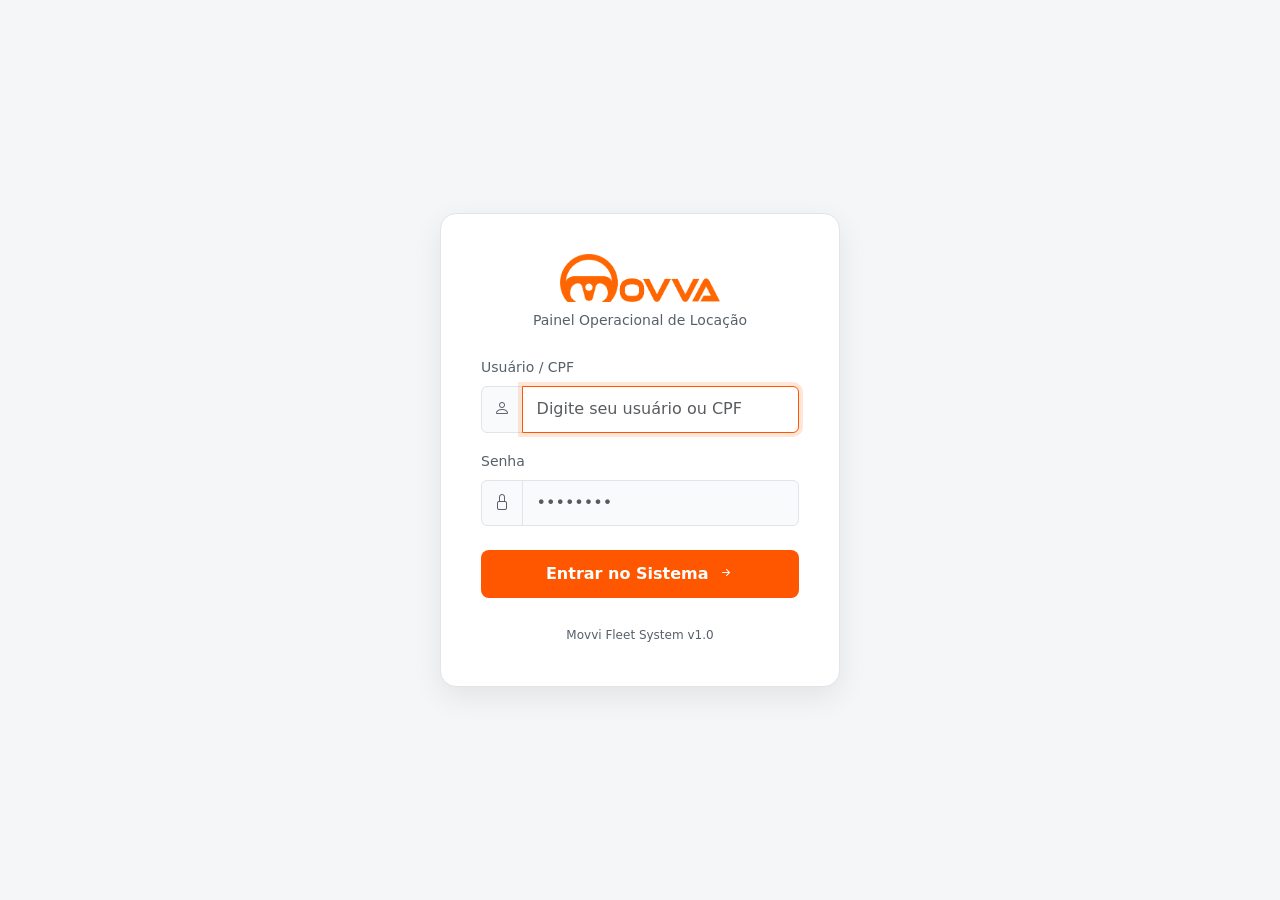
<file: index.html>
<!DOCTYPE html>
<html lang="pt-br" data-bs-theme="light">

<head>
    <meta charset="UTF-8">
    <meta name="viewport" content="width=device-width, initial-scale=1.0">
    <title>Login</title>
    <link href="https://cdn.jsdelivr.net/npm/bootstrap@5.3.2/dist/css/bootstrap.min.css" rel="stylesheet">
    <link rel="stylesheet" href="https://cdn.jsdelivr.net/npm/bootstrap-icons@1.11.1/font/bootstrap-icons.css">
    <link rel="stylesheet" href="indexstyle.css">
    <link rel="icon" href="images/logo.png" type="image/png">
</head>

<body>

    <div class="login-card">
        <div class="text-center mb-4">
            <img src="./images/logo.png" alt="Movvi Logo" class="brand-logo-img mb-2">
            <p class="small mb-0" style="color: var(--text-muted);">Painel Operacional de Locação</p>
        </div>

        <div id="alert-erro" class="alert alert-danger d-none py-2 small text-center" role="alert">
            <i class="bi bi-exclamation-triangle-fill me-1"></i> <span id="msg-erro">Usuário ou senha incorretos!</span>
        </div>

        <form action="login.php" method="POST">
            <div class="mb-3">
                <label for="usuario" class="form-label small" style="color: var(--text-muted);">Usuário / CPF</label>
                <div class="input-group">
                    <span class="input-group-text">
                        <i class="bi bi-person"></i>
                    </span>
                    <input type="text" class="form-control" id="usuario" name="login"
                        placeholder="Digite seu usuário ou CPF" required autofocus>
                </div>
            </div>

            <div class="mb-4">
                <label for="senha" class="form-label small" style="color: var(--text-muted);">Senha</label>
                <div class="input-group">
                    <span class="input-group-text">
                        <i class="bi bi-lock"></i>
                    </span>
                    <input type="password" class="form-control" id="senha" name="senha" placeholder="••••••••" required>
                </div>
            </div>

            <button type="submit" class="btn btn-orange w-100">
                Entrar no Sistema <i class="bi bi-arrow-right-short ms-1"></i>
            </button>
        </form>

        <div class="text-center mt-4">
            <span style="font-size: 0.75rem; color: var(--text-muted);">Movvi Fleet System v1.0</span>
        </div>
    </div>

    <script src="https://cdn.jsdelivr.net/npm/bootstrap@5.3.2/dist/js/bootstrap.bundle.min.js"></script>
    <script>
        const params = new URLSearchParams(window.location.search);
        const erro = params.get('erro');
        if (erro) {
            const alertErro = document.getElementById('alert-erro');
            const msgErro = document.getElementById('msg-erro');
            if (erro === 'inativo') {
                msgErro.textContent = 'Acesso bloqueado: colaborador afastado ou desligado.';
            } else if (erro === 'campos_vazios') {
                msgErro.textContent = 'Preencha usuário e senha.';
            }
            alertErro.classList.remove('d-none');
        }
    </script>
</body>

</html>
</file>
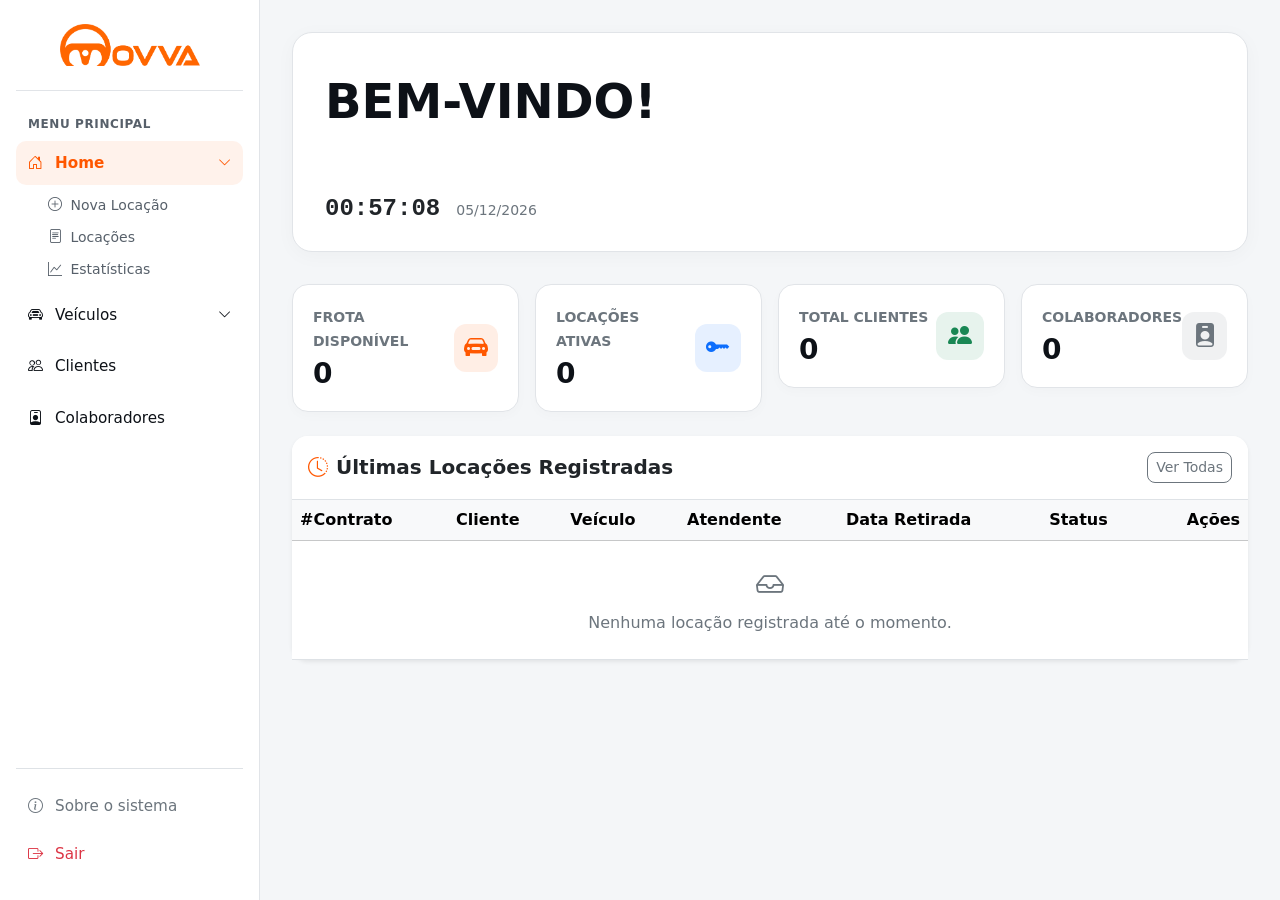
<file: dashboard.html>
<!DOCTYPE html>
<html lang="pt-br" data-bs-theme="light">

<head>
    <meta charset="UTF-8">
    <meta name="viewport" content="width=device-width, initial-scale=1.0">
    <title>Início</title>
    <!-- Bootstrap 5 CSS -->
    <link href="https://cdn.jsdelivr.net/npm/bootstrap@5.3.2/dist/css/bootstrap.min.css" rel="stylesheet">
    <!-- Bootstrap Icons -->
    <link rel="stylesheet" href="https://cdn.jsdelivr.net/npm/bootstrap-icons@1.11.1/font/bootstrap-icons.css">
    <link rel="stylesheet" href="painelstyle.css">
</head>

<body>

    <div class="wrapper">
        <!-- Sidebar / Painel Lateral -->
        <nav id="sidebar">
            <div>
                <!-- Logo Header -->
                <div class="sidebar-header text-center">
                    <img src="./images/logo.png" alt="Movvi Logo" class="brand-logo-img">
                </div>

                <!-- Navegação -->
                <ul class="sidebar-menu">
                    <li class="menu-title">Menu Principal</li>

                    <!-- Home (Com Submenu) -->
                    <li>
                        <a href="#homeSubmenu" data-bs-toggle="collapse" class="nav-link active">
                            <span class="nav-link-content">
                                <i class="bi bi-house-door"></i> Home
                            </span>
                            <i class="bi bi-chevron-down small"></i>
                        </a>
                        <div class="collapse show" id="homeSubmenu">
                            <ul class="submenu">
                                <li><a href="novalocacao.html" class="submenu-link"><i
                                            class="bi bi-plus-circle me-1"></i> Nova Locação</a></li>
                                <li><a href="locacoes.html" class="submenu-link"><i class="bi bi-file-text me-1"></i>
                                        Locações</a></li>
                                <li><a href="#estatisticas" class="submenu-link"><i class="bi bi-graph-up me-1"></i>
                                        Estatísticas</a></li>
                            </ul>
                        </div>
                    </li>

                    <!-- Veículos (Com Submenu) -->
                    <li class="mt-2">
                        <a href="#veiculosSubmenu" data-bs-toggle="collapse" class="nav-link">
                            <span class="nav-link-content">
                                <i class="bi bi-car-front"></i> Veículos
                            </span>
                            <i class="bi bi-chevron-down small"></i>
                        </a>
                        <div class="collapse" id="veiculosSubmenu">
                            <ul class="submenu">
                                <li><a href="veiculos.html" class="submenu-link">Frota Completa</a></li>
                                <li><a href="veiculos.html?status=disponivel" class="submenu-link">Disponíveis</a></li>
                                <li><a href="veiculos.html?status=manutencao" class="submenu-link">[Em Manutenção]</a>
                                </li>
                            </ul>
                        </div>
                    </li>

                    <!-- Clientes -->
                    <li class="mt-2">
                        <a href="clientes.html" class="nav-link">
                            <span class="nav-link-content">
                                <i class="bi bi-people"></i> Clientes
                            </span>
                        </a>
                    </li>

                    <!-- Colaboradores -->
                    <li class="mt-2">
                        <a href="atendentes.html" class="nav-link">
                            <span class="nav-link-content">
                                <i class="bi bi-person-badge"></i> Colaboradores
                            </span>
                        </a>
                    </li>
                </ul>
            </div>

            <!-- Rodapé da Sidebar -->
            <div class="border-top pt-3">
                <a href="sobre.html" class="nav-link text-secondary">
                    <span class="nav-link-content">
                        <i class="bi bi-info-circle"></i> Sobre o sistema
                    </span>
                </a>
                <a href="index.html" class="nav-link text-danger mt-1">
                    <span class="nav-link-content">
                        <i class="bi bi-box-arrow-right"></i> Sair
                    </span>
                </a>
            </div>
        </nav>

        <!-- Conteúdo Principal -->
        <main id="content">
            <!-- Banner de Boas-Vindas -->
            <div class="welcome-card">
                <div>
                    <h1 class="display-5 fw-bold mb-0">BEM-VINDO!</h1>
                </div>

                <!-- Canto Inferior Esquerdo: Relógio e Data -->
                <div class="d-flex align-items-baseline gap-3 mt-4">
                    <span id="live-clock" class="fs-4 fw-bold text-dark font-monospace">00:00:00</span>
                    <span id="live-date" class="text-secondary small">00/00/0000</span>
                </div>
            </div>

            <!-- Indicadores / Cards de Métricas Zerados por Padrão -->
            <div class="row g-3 mb-4">
                <div class="col-md-3">
                    <div class="stat-card d-flex align-items-center justify-content-between">
                        <div>
                            <span class="text-secondary small fw-semibold">FROTA DISPONÍVEL</span>
                            <h3 class="fw-bold mb-0 mt-1">0</h3>
                        </div>
                        <div class="stat-icon">
                            <i class="bi bi-car-front-fill"></i>
                        </div>
                    </div>
                </div>
                <div class="col-md-3">
                    <div class="stat-card d-flex align-items-center justify-content-between">
                        <div>
                            <span class="text-secondary small fw-semibold">LOCAÇÕES ATIVAS</span>
                            <h3 class="fw-bold mb-0 mt-1">0</h3>
                        </div>
                        <div class="stat-icon" style="background-color: rgba(13, 110, 253, 0.1); color: #0d6efd;">
                            <i class="bi bi-key-fill"></i>
                        </div>
                    </div>
                </div>
                <div class="col-md-3">
                    <div class="stat-card d-flex align-items-center justify-content-between">
                        <div>
                            <span class="text-secondary small fw-semibold">TOTAL CLIENTES</span>
                            <h3 class="fw-bold mb-0 mt-1">0</h3>
                        </div>
                        <div class="stat-icon" style="background-color: rgba(25, 135, 84, 0.1); color: #198754;">
                            <i class="bi bi-people-fill"></i>
                        </div>
                    </div>
                </div>
                <div class="col-md-3">
                    <div class="stat-card d-flex align-items-center justify-content-between">
                        <div>
                            <span class="text-secondary small fw-semibold">COLABORADORES</span>
                            <h3 class="fw-bold mb-0 mt-1">0</h3>
                        </div>
                        <div class="stat-icon" style="background-color: rgba(108, 117, 125, 0.1); color: #6c757d;">
                            <i class="bi bi-person-badge-fill"></i>
                        </div>
                    </div>
                </div>
            </div>

            <!-- Tabela de Acessos Rápidos / Últimas Locações (Vazia por Padrão) -->
            <div class="card border-0 shadow-sm" style="border-radius: 16px;">
                <div class="card-header bg-white py-3 border-bottom d-flex justify-content-between align-items-center"
                    style="border-radius: 16px 16px 0 0;">
                    <h5 class="fw-bold mb-0"><i class="bi bi-clock-history me-2"
                            style="color: var(--brand-orange);"></i>Últimas Locações Registradas</h5>
                    <a href="locacoes.html" class="btn btn-sm btn-outline-secondary" style="border-radius: 8px;">Ver
                        Todas</a>
                </div>
                <div class="card-body p-0">
                    <div class="table-responsive">
                        <table class="table table-hover align-middle mb-0">
                            <thead class="table-light">
                                <tr>
                                    <th>#Contrato</th>
                                    <th>Cliente</th>
                                    <th>Veículo</th>
                                    <th>Atendente</th>
                                    <th>Data Retirada</th>
                                    <th>Status</th>
                                    <th class="text-end">Ações</th>
                                </tr>
                            </thead>
                            <tbody>
                                <tr>
                                    <td colspan="7" class="text-center py-4 text-secondary">
                                        <i class="bi bi-inbox fs-3 d-block mb-1"></i>
                                        Nenhuma locação registrada até o momento.
                                    </td>
                                </tr>
                            </tbody>
                        </table>
                    </div>
                </div>
            </div>
        </main>
    </div>

    <!-- Bootstrap 5 JS -->
    <script src="https://cdn.jsdelivr.net/npm/bootstrap@5.3.2/dist/js/bootstrap.bundle.min.js"></script>

    <!-- Script de Relógio em Tempo Real -->
    <script>
        function updateClock() {
            const now = new Date();
            const hours = String(now.getHours()).padStart(2, '0');
            const minutes = String(now.getMinutes()).padStart(2, '0');
            const seconds = String(now.getSeconds()).padStart(2, '0');

            const day = String(now.getDate()).padStart(2, '0');
            const month = String(now.getMonth() + 1).padStart(2, '0');
            const year = now.getFullYear();

            document.getElementById('live-clock').textContent = `${hours}:${minutes}:${seconds}`;
            document.getElementById('live-date').textContent = `${day}/${month}/${year}`;
        }

        setInterval(updateClock, 1000);
        updateClock();
    </script>

</body>

</html>
</file>
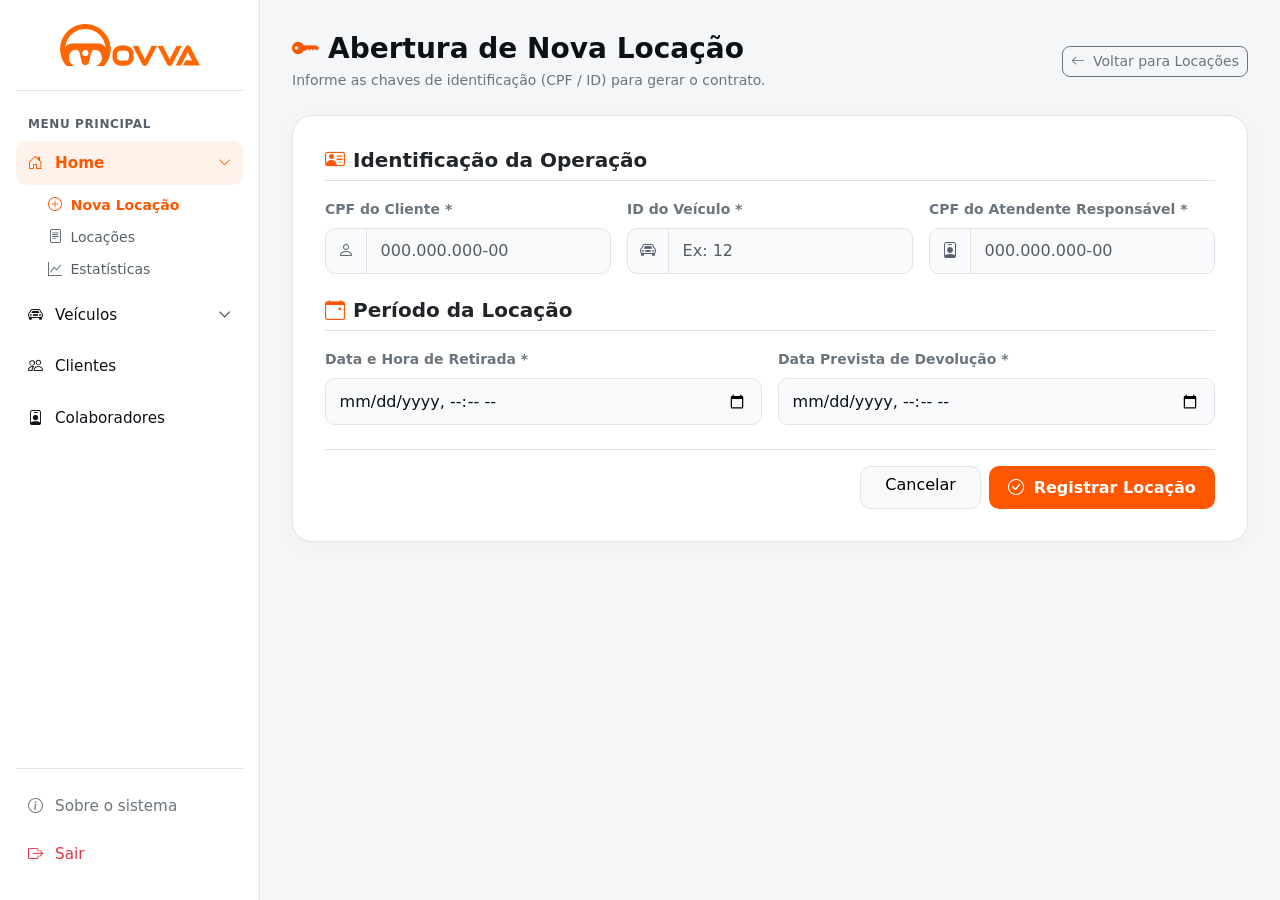
<file: novalocacao.html>
<!DOCTYPE html>
<html lang="pt-br" data-bs-theme="light">

<head>
    <meta charset="UTF-8">
    <meta name="viewport" content="width=device-width, initial-scale=1.0">
    <title>Nova Locação</title>
    <!-- Bootstrap 5 CSS -->
    <link href="https://cdn.jsdelivr.net/npm/bootstrap@5.3.2/dist/css/bootstrap.min.css" rel="stylesheet">
    <!-- Bootstrap Icons -->
    <link rel="stylesheet" href="https://cdn.jsdelivr.net/npm/bootstrap-icons@1.11.1/font/bootstrap-icons.css">
    <link rel="stylesheet" href="painelstyle.css">

</head>

<body>
    <div class="wrapper">
        <!-- Sidebar -->
        <nav id="sidebar">
            <div>
                <div class="sidebar-header text-center">
                    <img src="./images/logo.png" alt="Movvi Logo" class="brand-logo-img">
                </div>

                <ul class="sidebar-menu">
                    <li class="menu-title">Menu Principal</li>

                    <li>
                        <a href="#homeSubmenu" data-bs-toggle="collapse" class="nav-link active">
                            <span class="nav-link-content">
                                <i class="bi bi-house-door"></i> Home
                            </span>
                            <i class="bi bi-chevron-down small"></i>
                        </a>
                        <div class="collapse show" id="homeSubmenu">
                            <ul class="submenu">
                                <li><a href="novalocacao.html" class="submenu-link active"><i
                                            class="bi bi-plus-circle me-1"></i> Nova Locação</a></li>
                                <li><a href="locacoes.html" class="submenu-link"><i class="bi bi-file-text me-1"></i>
                                        Locações</a></li>
                                <li><a href="dashboard.html#estatisticas" class="submenu-link"><i
                                            class="bi bi-graph-up me-1"></i> Estatísticas</a></li>
                            </ul>
                        </div>
                    </li>

                    <li class="mt-2">
                        <a href="#veiculosSubmenu" data-bs-toggle="collapse" class="nav-link">
                            <span class="nav-link-content">
                                <i class="bi bi-car-front"></i> Veículos
                            </span>
                            <i class="bi bi-chevron-down small"></i>
                        </a>
                        <div class="collapse" id="veiculosSubmenu">
                            <ul class="submenu">
                                <li><a href="veiculos.html" class="submenu-link">Frota Completa</a></li>
                                <li><a href="veiculos.html?status=disponivel" class="submenu-link">Disponíveis</a></li>
                                <li><a href="veiculos.html?status=manutencao" class="submenu-link">[Em Manutenção]</a>
                                </li>
                            </ul>
                        </div>
                    </li>

                    <li class="mt-2">
                        <a href="clientes.html" class="nav-link">
                            <span class="nav-link-content">
                                <i class="bi bi-people"></i> Clientes
                            </span>
                        </a>
                    </li>

                    <li class="mt-2">
                        <a href="atendentes.html" class="nav-link">
                            <span class="nav-link-content">
                                <i class="bi bi-person-badge"></i> Colaboradores
                            </span>
                        </a>
                    </li>
                </ul>
            </div>

            <div class="border-top pt-3">
                <a href="sobre.html" class="nav-link text-secondary">
                    <span class="nav-link-content">
                        <i class="bi bi-info-circle"></i> Sobre o sistema
                    </span>
                </a>
                <a href="index.html" class="nav-link text-danger mt-1">
                    <span class="nav-link-content">
                        <i class="bi bi-box-arrow-right"></i> Sair
                    </span>
                </a>
            </div>
        </nav>

        <!-- Conteúdo Principal -->
        <main id="content">
            <!-- Titulo da Página -->
            <div class="d-flex justify-content-between align-items-center mb-4">
                <div>
                    <h3 class="fw-bold mb-1"><i class="bi bi-key-fill me-2"
                            style="color: var(--brand-orange);"></i>Abertura de Nova Locação</h3>
                    <p class="text-secondary small mb-0">Informe as chaves de identificação (CPF / ID) para gerar o
                        contrato.</p>
                </div>
                <a href="locacoes.html" class="btn btn-outline-secondary btn-sm" style="border-radius: 8px;">
                    <i class="bi bi-arrow-left me-1"></i> Voltar para Locações
                </a>
            </div>

            <!-- Card de Formulário -->
            <div class="form-card">
                <form action="locacao_salvar.php" method="POST">

                    <!-- Secção 1: Identificação (CPF Cliente, ID Veículo, CPF Atendente) -->
                    <h5 class="fw-bold mb-3 pb-2 border-bottom text-dark">
                        <i class="bi bi-person-vcard me-2" style="color: var(--brand-orange);"></i>Identificação da
                        Operação
                    </h5>

                    <div class="row g-3 mb-4">
                        <!-- Input de CPF do Cliente -->
                        <div class="col-md-4">
                            <label for="cpf_cliente" class="form-label small fw-semibold text-secondary">CPF do Cliente
                                *</label>
                            <div class="input-group">
                                <span class="input-group-text"><i class="bi bi-person"></i></span>
                                <input type="text" class="form-control" id="cpf_cliente" name="cpf_cliente"
                                    placeholder="000.000.000-00" required>
                            </div>
                        </div>

                        <!-- Input de ID do Veículo -->
                        <div class="col-md-4">
                            <label for="veiculo_id" class="form-label small fw-semibold text-secondary">ID do Veículo
                                *</label>
                            <div class="input-group">
                                <span class="input-group-text"><i class="bi bi-car-front"></i></span>
                                <input type="number" class="form-control" id="veiculo_id" name="veiculo_id"
                                    placeholder="Ex: 12" min="1" required>
                            </div>
                        </div>

                        <!-- Input de CPF do Atendente -->
                        <div class="col-md-4">
                            <label for="cpf_atendente" class="form-label small fw-semibold text-secondary">CPF do
                                Atendente Responsável *</label>
                            <div class="input-group">
                                <span class="input-group-text"><i class="bi bi-person-badge"></i></span>
                                <input type="text" class="form-control" id="cpf_atendente" name="cpf_atendente"
                                    placeholder="000.000.000-00" required>
                            </div>
                        </div>
                    </div>

                    <!-- Secção 2: Datas e Condições -->
                    <h5 class="fw-bold mb-3 pb-2 border-bottom text-dark">
                        <i class="bi bi-calendar-event me-2" style="color: var(--brand-orange);"></i>Período da Locação
                    </h5>

                    <div class="row g-3 mb-4">
                        <div class="col-md-6">
                            <label for="data_retirada" class="form-label small fw-semibold text-secondary">Data e Hora
                                de Retirada *</label>
                            <input type="datetime-local" class="form-control" id="data_retirada" name="data_retirada"
                                required>
                        </div>

                        <div class="col-md-6">
                            <label for="data_prevista_devolucao"
                                class="form-label small fw-semibold text-secondary">Data Prevista de Devolução *</label>
                            <input type="datetime-local" class="form-control" id="data_prevista_devolucao"
                                name="data_prevista_devolucao" required>
                        </div>
                    </div>

                    <!-- Botões de Ação -->
                    <div class="d-flex justify-content-end gap-2 pt-3 border-top">
                        <a href="dashboard.html" class="btn btn-light px-4"
                            style="border-radius: 10px; border: 1px solid var(--card-border);">Cancelar</a>
                        <button type="submit" class="btn btn-orange">
                            <i class="bi bi-check-circle me-1"></i> Registrar Locação
                        </button>
                    </div>

                </form>
            </div>
        </main>
    </div>

    <!-- Bootstrap 5 JS -->
    <script src="https://cdn.jsdelivr.net/npm/bootstrap@5.3.2/dist/js/bootstrap.bundle.min.js"></script>
</body>

</html>
</file>
<file: indexstyle.css>
:root {
    --bg-main: #f4f6f8;
    --card-bg: #ffffff;
    --card-border: #e1e4e8;
    --text-main: #0d1117;
    --text-muted: #57606a;
    --brand-orange: #ff5700;
    --orange-hover: #d94a00;
    --input-bg: #f8fafc;
}

body {
    background-color: var(--bg-main);
    color: var(--text-main);
    min-height: 100vh;
    display: flex;
    align-items: center;
    justify-content: center;
    font-family: system-ui, -apple-system, sans-serif;
}

.login-card {
    background-color: var(--card-bg);
    border: 1px solid var(--card-border);
    border-radius: 16px;
    box-shadow: 0 10px 30px rgba(0, 0, 0, 0.08);
    width: 100%;
    max-width: 400px;
    padding: 2.5rem;
}

.brand-logo-img {
    max-width: 160px;
    height: auto;
    display: block;
    margin: 0 auto;
}

.btn-orange {
    background-color: var(--brand-orange);
    color: #ffffff;
    font-weight: 600;
    border: none;
    padding: 0.75rem;
    border-radius: 8px;
    transition: background-color 0.2s ease, box-shadow 0.2s ease;
}

.btn-orange:hover {
    background-color: var(--orange-hover);
    color: #ffffff;
    box-shadow: 0 4px 15px rgba(255, 87, 0, 0.25);
}

.form-control {
    background-color: var(--input-bg);
    border: 1px solid var(--card-border);
    color: var(--text-main);
    padding: 0.65rem 0.85rem;
}

.form-control:focus {
    background-color: #ffffff;
    border-color: var(--brand-orange);
    color: var(--text-main);
    box-shadow: 0 0 0 0.25rem rgba(255, 87, 0, 0.15);
}

.input-group-text {
    background-color: var(--input-bg);
    border-color: var(--card-border);
    color: var(--text-muted);
}
</file>
<file: painelstyle.css>
/* =========================================================
   1. VARIÁVEIS E ESTRUTURA GLOBAL (Comum a todas as telas)
   ========================================================= */
:root {
    --bg-main: #f4f6f8;
    --card-bg: #ffffff;
    --card-border: #e1e4e8;
    --text-main: #0d1117;
    --text-muted: #57606a;
    --brand-orange: #ff5700;
    --orange-hover: #d94a00;
    --sidebar-width: 260px;
    --input-bg: #f8fafc;
}

body {
    background-color: var(--bg-main);
    color: var(--text-main);
    font-family: system-ui, -apple-system, sans-serif;
    min-height: 100vh;
    overflow-x: hidden;
}

.wrapper {
    display: flex;
    width: 100%;
}

/* =========================================================
   2. SIDEBAR FIXA E NAVEGAÇÃO
   ========================================================= */
#sidebar {
    width: var(--sidebar-width);
    min-width: var(--sidebar-width);
    background-color: var(--card-bg);
    border-right: 1px solid var(--card-border);
    min-height: 100vh;
    display: flex;
    flex-direction: column;
    justify-content: space-between;
    position: fixed;
    top: 0;
    left: 0;
    z-index: 100;
    padding: 1.5rem 1rem;
}

.sidebar-header {
    padding-bottom: 1.5rem;
    border-bottom: 1px solid var(--card-border);
}

.brand-logo-img {
    max-width: 140px;
    height: auto;
}

.sidebar-menu {
    margin-top: 1.5rem;
    list-style: none;
    padding: 0;
}

.menu-title {
    font-size: 0.75rem;
    text-transform: uppercase;
    letter-spacing: 0.05em;
    color: var(--text-muted);
    margin-bottom: 0.5rem;
    font-weight: 700;
    padding-left: 0.75rem;
}

.nav-link {
    color: var(--text-main);
    padding: 0.65rem 0.75rem;
    border-radius: 10px;
    display: flex;
    align-items: center;
    justify-content: space-between;
    font-size: 0.95rem;
    font-weight: 500;
    transition: all 0.2s ease;
    text-decoration: none;
}

.nav-link:hover,
.nav-link.active {
    background-color: rgba(255, 87, 0, 0.08);
    color: var(--brand-orange);
}

.nav-link.active {
    font-weight: 600;
}

.nav-link-content {
    display: flex;
    align-items: center;
    gap: 0.75rem;
}

.submenu {
    list-style: none;
    padding-left: 2rem;
    margin-top: 0.25rem;
    margin-bottom: 0.5rem;
}

.submenu-link {
    color: var(--text-muted);
    font-size: 0.875rem;
    text-decoration: none;
    padding: 0.35rem 0;
    display: block;
    transition: color 0.2s ease;
}

.submenu-link:hover,
.submenu-link.active {
    color: var(--brand-orange);
    font-weight: 600;
}

/* =========================================================
   3. ÁREA DE CONTEÚDO, TABELAS, FORMULÁRIOS E BOTÕES
   ========================================================= */
#content {
    margin-left: var(--sidebar-width);
    width: calc(100% - var(--sidebar-width));
    padding: 2rem;
}

.table-card {
    background-color: var(--card-bg);
    border: 1px solid var(--card-border);
    border-radius: 16px;
    box-shadow: 0 4px 20px rgba(0, 0, 0, 0.03);
    overflow: hidden;
}

.form-control,
.form-select {
    background-color: var(--input-bg);
    border: 1px solid var(--card-border);
    color: var(--text-main);
    padding: 0.65rem 0.85rem;
    border-radius: 10px;
}

.form-control:focus,
.form-select:focus {
    background-color: #ffffff;
    border-color: var(--brand-orange);
    color: var(--text-main);
    box-shadow: 0 0 0 0.25rem rgba(255, 87, 0, 0.15);
}

.input-group-text {
    background-color: var(--input-bg);
    border-color: var(--card-border);
    color: var(--text-muted);
    border-radius: 10px 0 0 10px;
}

.btn-orange {
    background-color: var(--brand-orange);
    color: #ffffff;
    font-weight: 600;
    border: none;
    border-radius: 10px;
    padding: 0.6rem 1.2rem;
    transition: background-color 0.2s ease;
}

.btn-orange:hover {
    background-color: var(--orange-hover);
    color: #ffffff;
}

.modal-content {
    border-radius: 20px;
    border: 1px solid var(--card-border);
}

/* =========================================================
   4. ESPECÍFICOS: DASHBOARD (dashboard.html)
   ========================================================= */
.welcome-card {
    background-color: var(--card-bg);
    border: 1px solid var(--card-border);
    border-radius: 20px;
    padding: 2.5rem 2rem 1.5rem 2rem;
    box-shadow: 0 4px 20px rgba(0, 0, 0, 0.03);
    margin-bottom: 2rem;
    min-height: 220px;
    display: flex;
    flex-direction: column;
    justify-content: space-between;
}

.stat-card {
    background-color: var(--card-bg);
    border: 1px solid var(--card-border);
    border-radius: 16px;
    padding: 1.25rem;
    box-shadow: 0 4px 12px rgba(0, 0, 0, 0.02);
    transition: transform 0.2s ease;
}

.stat-card:hover {
    transform: translateY(-2px);
}

.stat-icon {
    width: 48px;
    height: 48px;
    border-radius: 12px;
    background-color: rgba(255, 87, 0, 0.1);
    color: var(--brand-orange);
    display: flex;
    align-items: center;
    justify-content: center;
    font-size: 1.5rem;
}

/* =========================================================
   5. ESPECÍFICOS: FORMULÁRIOS EM PÁGINA (novalocacao.html)
   ========================================================= */
.form-card {
    background-color: var(--card-bg);
    border: 1px solid var(--card-border);
    border-radius: 20px;
    padding: 2rem;
    box-shadow: 0 4px 20px rgba(0, 0, 0, 0.03);
}
</file>
